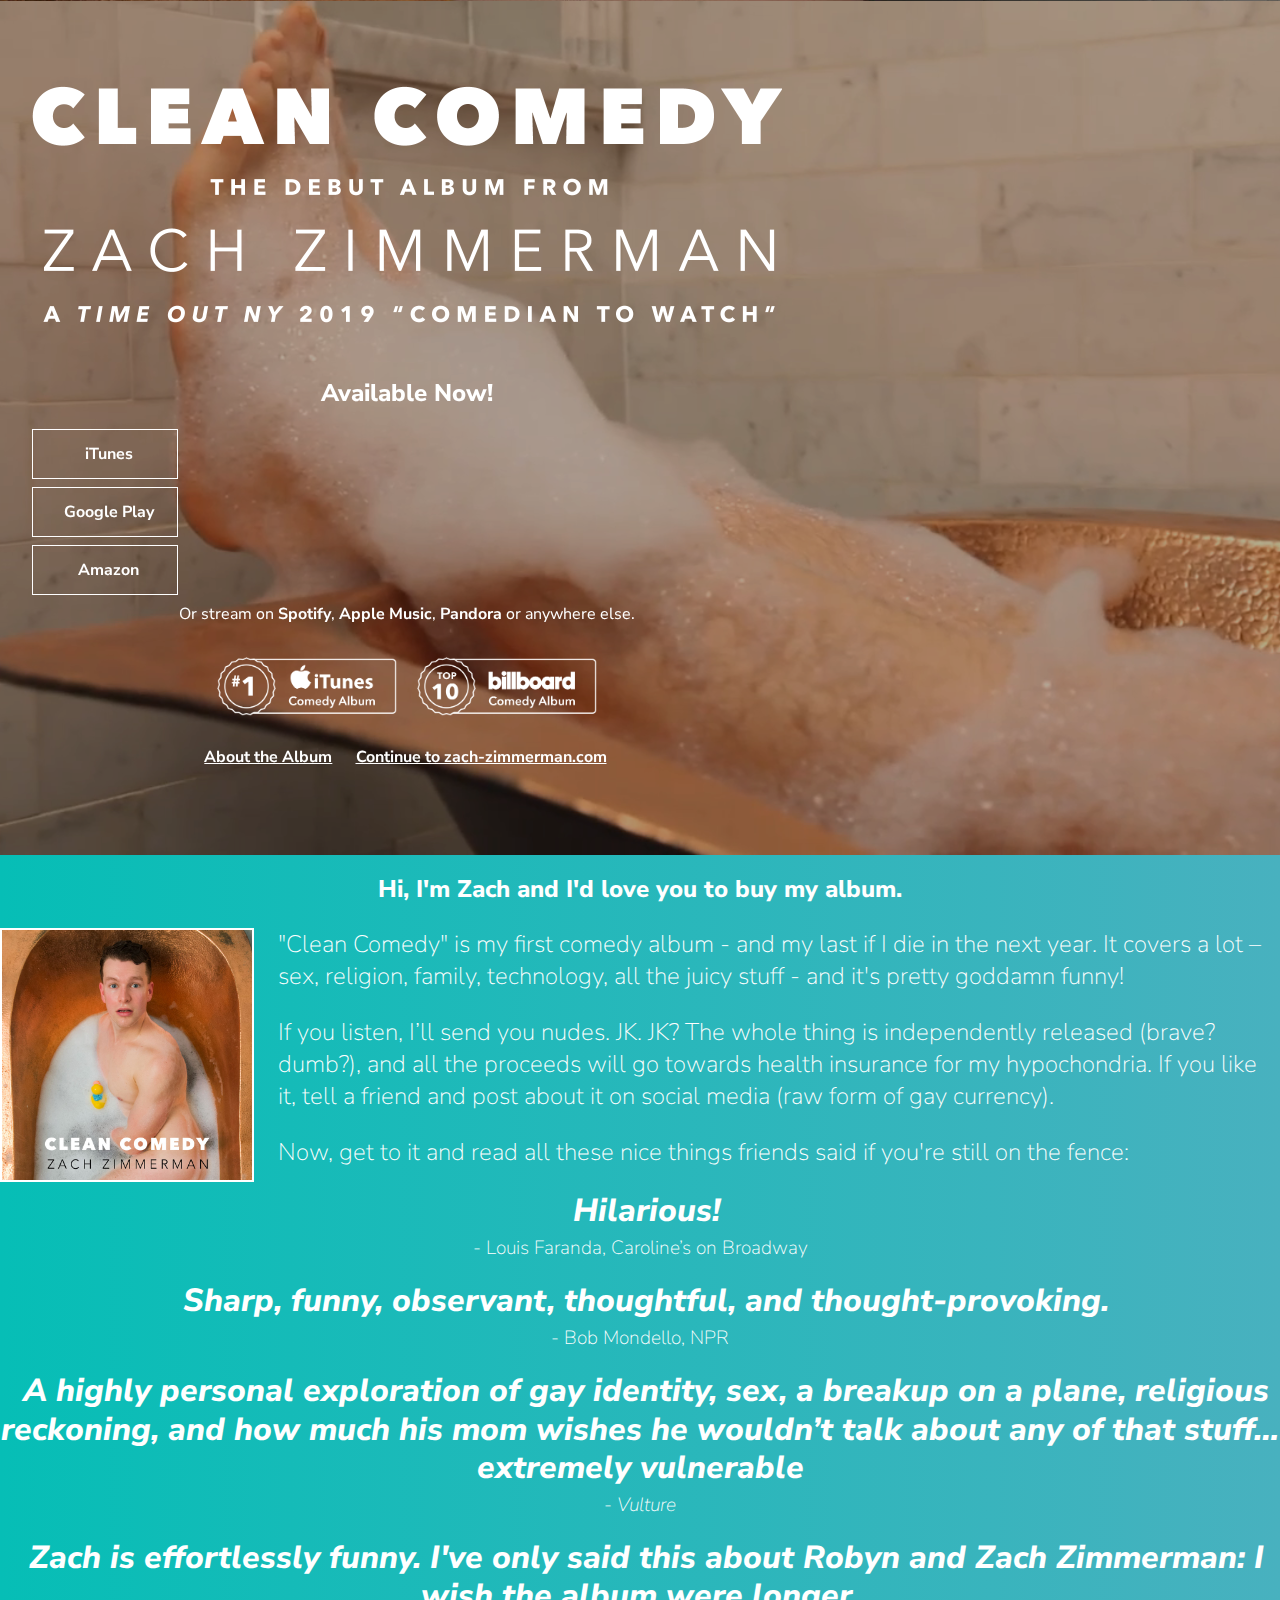
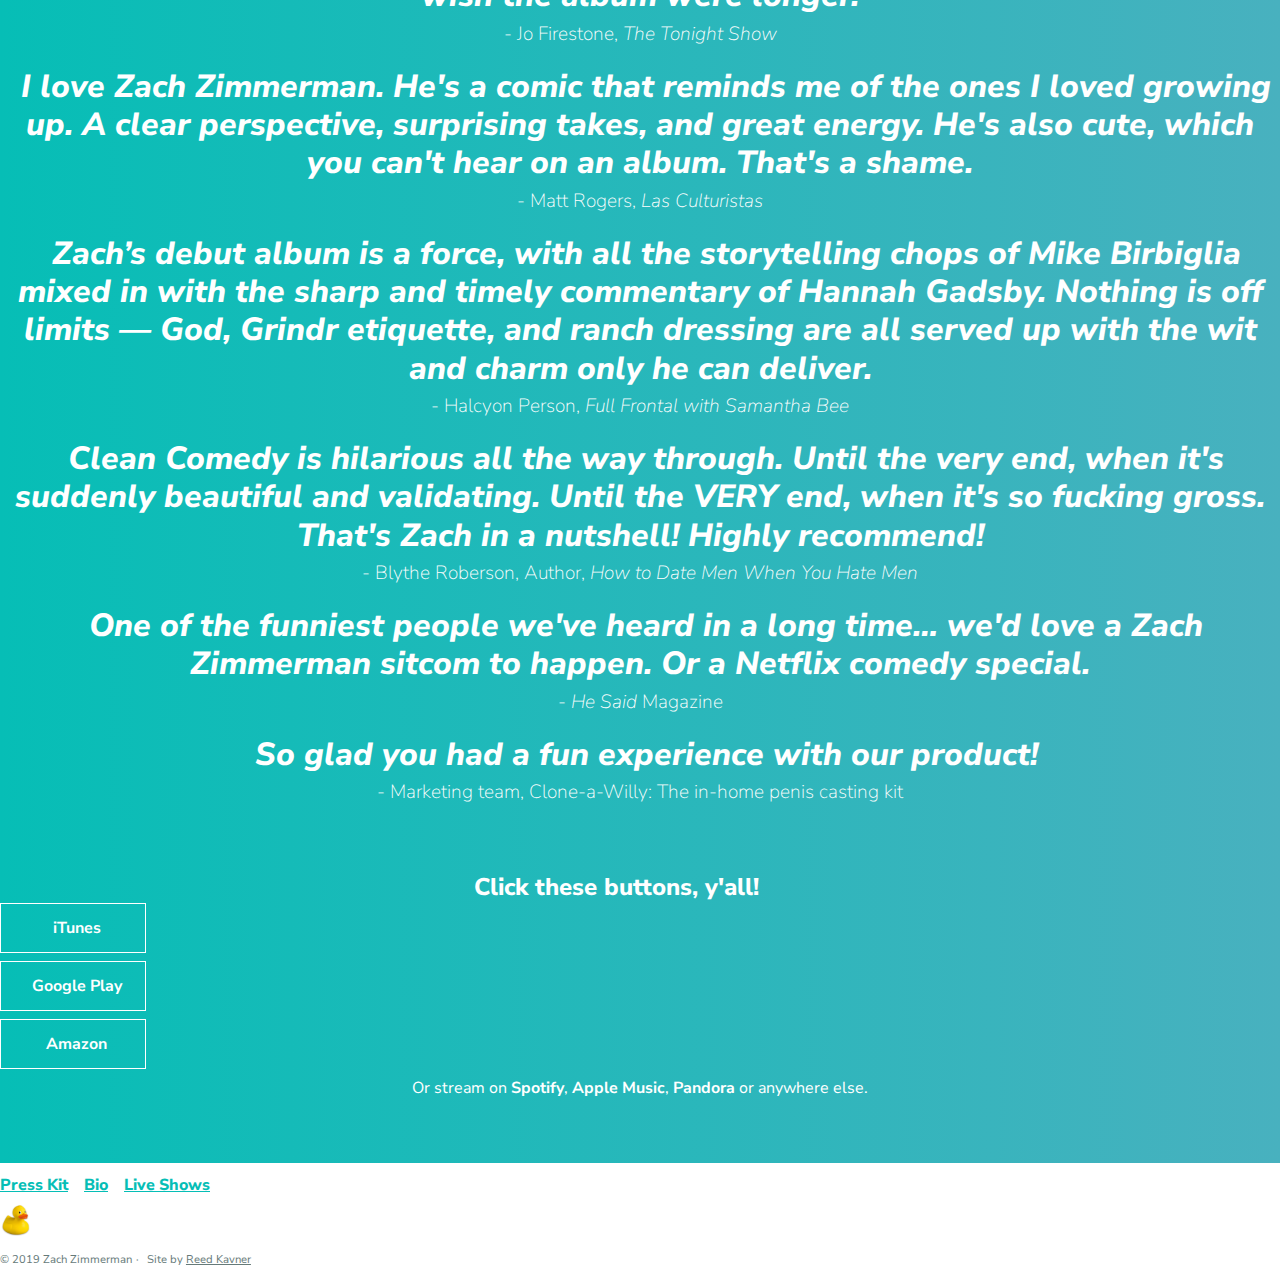
<file: index.html>
<!doctype html>
<html lang="en">
<!--
   _____ _                     _____                         _       
  / ____| |                   / ____|                       | |      
 | |    | | ___  __ _ _ __   | |     ___  _ __ ___   ___  __| |_   _ 
 | |    | |/ _ \/ _` | '_ \  | |    / _ \| '_ ` _ \ / _ \/ _` | | | |
 | |____| |  __/ (_| | | | | | |___| (_) | | | | | |  __/ (_| | |_| |
  \_____|_|\___|\__,_|_| |_|  \_____\___/|_| |_| |_|\___|\__,_|\__, |
                                                                __/ |
                                                               |___/ 

             This site and album marketing by @reedkavner
-->

<head>
    <!-- Global site tag (gtag.js) - Google Analytics -->
    <script async src="https://www.googletagmanager.com/gtag/js?id=UA-136080813-1"></script>
    <script>
        window.dataLayer = window.dataLayer || [];

        function gtag() { dataLayer.push(arguments); }
        gtag('js', new Date());

        // GA
        gtag('config', 'UA-136080813-1');
        
        //AdWords
        gtag('config', 'AW-725606699');
    </script>
    
    <!-- Event snippet for Visit Zach's Website remarketing page -->
    <script>
    gtag('event', 'conversion', {

        'send_to': 'AW-725606699/XrKUCJy9rKYBEKvC_9kC',

        'value': 1.0,

        'currency': 'USD',

        'aw_remarketing_only': true

    });
    </script>
    <!-- Required meta tags -->
    <meta charset="utf-8">
    <meta name="viewport" content="width=device-width, initial-scale=1, shrink-to-fit=no">
    <!-- Bootstrap CSS -->
    <link rel="stylesheet" href="https://stackpath.bootstrapcdn.com/bootstrap/4.1.0/css/bootstrap.min.css" integrity="sha384-9gVQ4dYFwwWSjIDZnLEWnxCjeSWFphJiwGPXr1jddIhOegiu1FwO5qRGvFXOdJZ4" crossorigin="anonymous">
    <link href="https://fonts.googleapis.com/css?family=Nunito+Sans:200,200i,400,400i,800,800i" rel="stylesheet">
    <link rel="stylesheet" href="https://use.fontawesome.com/releases/v5.7.2/css/all.css" integrity="sha384-fnmOCqbTlWIlj8LyTjo7mOUStjsKC4pOpQbqyi7RrhN7udi9RwhKkMHpvLbHG9Sr" crossorigin="anonymous">
    <link rel="stylesheet" href="/css/style.css">
    <!-- Favicon Trash-->
    <link rel="apple-touch-icon" sizes="180x180" href="/icons/apple-touch-icon.png">
    <link rel="icon" type="image/png" sizes="32x32" href="/icons/favicon-32x32.png">
    <link rel="icon" type="image/png" sizes="16x16" href="/icons/favicon-16x16.png">
    <link rel="manifest" href="/icons/site.webmanifest">
    <link rel="mask-icon" href="/icons/safari-pinned-tab.svg" color="#5bbad5">
    <meta name="msapplication-TileColor" content="#91d8ce">
    <meta name="theme-color" content="#91d8ce">
    <title>Clean Comedy 🧼 The debut album from Zach Zimmerman</title>
    <meta name="description" content="Zach's evangelical mom wants him to focus on clean comedy. But there is no God and he likes to fuck. 'Clean Comedy' is now available to download or stream everywhere.">
    <!-- FB OG garbage -->
    <meta property="og:title" content="Clean Comedy 🧼 The debut album from Zach Zimmerman">
    <meta property="og:description" content="Zach's evangelical mom wants him to focus on clean comedy. But there is no God and he likes to fuck. An iTunes #1 comedy album, 'Clean Comedy' is now available to download or stream everywhere.">
    <meta property="og:url" content="https://album.zach-zimmerman.com">
    <meta property="og:image" content="https://album.zach-zimmerman.com/img/social.png">
    <!-- twitter garbage -->
    <meta name="twitter:card" content="summary_large_image">
    <meta name="twitter:site" content="@zzdoublezz" />
    <meta name="twitter:creator" content="@zzdoublezz" />
    <meta property="og:title" content="Clean Comedy 🧼 The debut album from Zach Zimmerman" />
    <meta property="og:description" content="ZZach's evangelical mom wants him to focus on clean comedy. But there is no God and he likes to fuck. An iTunes #1 comedy album, 'Clean Comedy' is now available to download or stream everywhere." />
    <meta property="og:image" content="https://album.zach-zimmerman.com/img/social.png" />
</head>

<body>
    <aside class="zz-promo">
        <div class="container d-flex justify-content-center align-items-center">
        </div>
    </aside>
    <header id="hero" class="loading">
        <div class="overlay"></div>
        <video id="bg-vid" playsinline="playsinline" autoplay="autoplay" muted="muted" loop="loop" style="display:none;">
            <source src="/vid/bg-zach.mp4" poster="/img/poster.jpg" type="video/mp4" preload="auto">
        </video>
        <div class="container">
            <div class="row">
                <div class="col-12 mt-1">
                    <img class="cc-logo" src="/img/zz-cc-logo-white-debut-timeout.png" alt="Clean Comedy: The Debut Album from Zach Zimmerman">
                </div>
                <div class="col-12 top-cta">
                    <h2>Available Now!</h2>
                    <div class="row listen-buttons mt-3">
                        <a class="ga-track" data-ga-label="Listen iTunes" href="http://itunes.apple.com/album/id1454736173?ls=1&app=itunes">
                            <i class="fab fa-itunes"></i> <span>iTunes</span>
                        </a>
                        <a href="https://play.google.com/store/music/album/Zach_Zimmerman_Clean_Comedy?id=Bfdrtqba2vui66vsc5gzbfns6xu&hl=en" class="ga-track" data-ga-label="Listen Google Play">
                            <i class="fab fa-google-play"></i> <span>Google Play</span>
                        </a>
                        <a class="ga-track" href="https://www.amazon.com/Clean-Comedy-Explicit-Zach-Zimmerman/dp/B07P99JNXT" data-ga-label="Listen Amazon">
                            <i class="fab fa-amazon"></i> <span>Amazon</span>
                        </a>
                    </div>
                    <div class="or-stream mt-2">
                        Or stream on <a class="ga-track" href="https://open.spotify.com/album/7JSuyB8hfWxPFb13WxPrNv?si=sguCweWeQfauxXlwq2vnaQ" data-ga-label="Listen Spotify">Spotify</a>, <a class="ga-track" href="https://geo.itunes.apple.com/us/album/clean-comedy/1454736173?mt=1&app=music" data-ga-label="Listen Apple Music">Apple Music</a>, <a class="ga-track" href="https://www.pandora.com/artist/zach-zimmerman/clean-comedy-explicit/AL364mx93vPPPKV" data-ga-label="Listen Pandora">Pandora</a> or anywhere else.
                    </div>
                </div>
                <div class="col-12 award-badges">
                    <img src="/img/badge-itunes.png" title="#1 iTunes comedy album">
                    <img src="/img/badge-billboard.png" title="Top-10 Billboard comedy album">
                </div>
                <div class="col-12 about-links">
                    <a href="#about-album" id="about-btn">About the Album<i class="far fa-arrow-alt-circle-down"></i></a>
                    <a href="https://www.zach-zimmerman.com/welcome">Continue to zach-zimmerman.com<i class="far fa-arrow-alt-circle-right"></i></a>
                </div>
            </div>
        </div>
    </header>
    <div class="container" id="about-album">
        <div class="row mt-3 mt-md-5">
            <div class="col-12 zach-hello">
                <h2>Hi, I'm Zach and I'd love you to buy my album.</h2>
            </div>
        </div>
        <div class="row">
            <div class="col-12" id="about">
                <img id="album-cover" src="/img/clean-comedy-cover.jpg">
                <p>
                    "Clean Comedy" is my first comedy album - and my last if I die in the next year. It covers a lot – sex, religion, family, technology, all the juicy stuff - and it's pretty goddamn funny!</p>
                <p>If you listen, I’ll send you nudes. JK. JK? The whole thing is independently released (brave? dumb?), and all the proceeds will go towards health insurance for my hypochondria. If you like it, tell a friend and post about it on social media (raw form of gay currency).</p>
                <p>Now, get to it and read all these nice things friends said if you're still on the fence:</p>
            </div>
        </div>
        <div class="row">
            <div class="col-12 blurb">
                <p class="blurb-text"><i class="fas fa-quote-left"></i>Hilarious!</p>
                <p class="blurb-attribution">Louis Faranda, Caroline’s on Broadway</p>
            </div>
            <div class="col-12 blurb">
                </i>
                <p class="blurb-text"><i class="fas fa-quote-left"></i>Sharp, funny, observant, thoughtful, and thought-provoking.</p>
                <p class="blurb-attribution">Bob Mondello, NPR</p>
            </div>
            <div class="col-12 blurb">
                </i>
                <p class="blurb-text"><i class="fas fa-quote-left"></i>A highly personal exploration of gay identity, sex, a breakup on a plane, religious reckoning, and how much his mom wishes he wouldn’t talk about any of that stuff&hellip; extremely vulnerable</p>
                <p class="blurb-attribution"><em>Vulture</em></p>
            </div>
            <div class="col-12 blurb">
                </i>
                <p class="blurb-text"><i class="fas fa-quote-left"></i>Zach is effortlessly funny. I've only said this about Robyn and Zach Zimmerman: I wish the album were longer.</p>
                <p class="blurb-attribution">Jo Firestone, <em>The Tonight Show</em></p>
            </div>
            <div class="col-12 blurb">
                </i>
                <p class="blurb-text"><i class="fas fa-quote-left"></i>I love Zach Zimmerman. He's a comic that reminds me of the ones I loved growing up. A clear perspective, surprising takes, and great energy. He's also cute, which you can't hear on an album. That's a shame.</p>
                <p class="blurb-attribution">Matt Rogers, <em>Las Culturistas</em></p>
            </div>
            <div class="col-12 blurb">
                </i>
                <p class="blurb-text"><i class="fas fa-quote-left"></i>Zach’s debut album is a force, with all the storytelling chops of Mike Birbiglia mixed in with the sharp and timely commentary of Hannah Gadsby. Nothing is off limits — God, Grindr etiquette, and ranch dressing are all served up with the wit and charm only he can deliver.</p>
                <p class="blurb-attribution">Halcyon Person, <em>Full Frontal with Samantha Bee</em></p>
            </div>
            <div class="col-12 blurb">
                </i>
                <p class="blurb-text"><i class="fas fa-quote-left"></i><em>Clean Comedy</em> is hilarious all the way through. Until the very end, when it's suddenly beautiful and validating. Until the VERY end, when it's so fucking gross. That's Zach in a nutshell! Highly recommend!</p>
                <p class="blurb-attribution">Blythe Roberson, Author, <em>How to Date Men When You Hate Men</em></p>
            </div>
            <div class="col-12 blurb">
                </i>
                <p class="blurb-text"><i class="fas fa-quote-left"></i>One of the funniest people we've heard in a long time&hellip; we'd love a Zach Zimmerman sitcom to happen. Or a Netflix comedy special.</p>
                <p class="blurb-attribution"><em>He Said</em> Magazine</p>
            </div>
            <div class="col-12 blurb">
                </i>
                <p class="blurb-text"><i class="fas fa-quote-left"></i>So glad you had a fun experience with our product!</p>
                <p class="blurb-attribution">Marketing team, Clone-a-Willy: The in-home penis casting kit</p>
            </div>
        </div>
        <div class="row bottom-cta">
            <h2>Click these buttons, y'all!</h2>
            <div class="row listen-buttons mt-3 mb-1">
                <a class="ga-track" data-ga-label="Listen iTunes" href="http://itunes.apple.com/album/id1454736173?ls=1&app=itunes">
                    <i class="fab fa-itunes"></i> <span>iTunes</span>
                </a>
                <a href="https://play.google.com/store/music/album/Zach_Zimmerman_Clean_Comedy?id=Bfdrtqba2vui66vsc5gzbfns6xu&hl=en" class="ga-track" data-ga-label="Listen Google Play">
                    <i class="fab fa-google-play"></i> <span>Google Play</span>
                </a>
                <a class="ga-track" href="https://www.amazon.com/Clean-Comedy-Explicit-Zach-Zimmerman/dp/B07P99JNXT" data-ga-label="Listen Amazon">
                    <i class="fab fa-amazon"></i> <span>Amazon</span>
                </a>
            </div>
            <div class="or-stream mt-2">
                Or stream on <a class="ga-track" href="https://open.spotify.com/album/7JSuyB8hfWxPFb13WxPrNv?si=sguCweWeQfauxXlwq2vnaQ" data-ga-label="Listen Spotify">Spotify</a>, <a class="ga-track" href="https://geo.itunes.apple.com/us/album/clean-comedy/1454736173?mt=1&app=music" data-ga-label="Listen Apple Music">Apple Music</a>, <a class="ga-track" href="https://www.pandora.com/artist/zach-zimmerman/clean-comedy-explicit/AL364mx93vPPPKV" data-ga-label="Listen Pandora">Pandora</a> or anywhere else.
            </div>
        </div>
    </div> <!-- container -->
    <footer class="footer">
        <div class="container h-100">
            <div class="row h-100">
                <div class="col-12 col-md-5 footer-links info-links justify-content-center justify-content-md-start order-1 order-md-1">
                    <a href="https://drive.google.com/drive/folders/1JkxwVRQiwvElwOyvSJjc_eX8tOzkMCND">Press Kit</a>
                    <a href="https://www.zach-zimmerman.com/bio">Bio</a>
                    <a href="https://www.zach-zimmerman.com/clean-comedy">Live Shows</a>
                </div>
                <div class="col-12 col-md-2 h-100 footer-links social-links justify-content-center order-3 order-md-2">
                    <img src="/img/duck-192.png" class="footer-duck ga-track" data-ga-label="Quack">
                </div>
                <div class="col-12 col-md-5 h-100 footer-links social-links justify-content-center justify-content-md-end order-2 order-md-3">
                    <a href="https://twitter.com/zzdoublezz/"><i class="fab fa-twitter"></i></a>
                    <a href="https://www.instagram.com/zzdoublezz/"><i class="fab fa-instagram"></i></a>
                    <a href="https://medium.com/@zzdoublezz"><i class="fab fa-medium"></i></a>
                    <a href="mailto:ztzimmerman@gmail.com"><i class="far fa-envelope"></i></a>
                </div>
                <div class="d-flex col-12 order-12 credits justify-content-center justify-content-md-start">
                    <div class="copyright">&copy; 2019 Zach Zimmerman</div>
                    <div class="rik">Site by <a href="https://reed.me">Reed Kavner</a></div>
                </div>
            </div>
        </div>
    </footer>
    <script src="https://code.jquery.com/jquery-3.3.1.min.js" integrity="sha256-FgpCb/KJQlLNfOu91ta32o/NMZxltwRo8QtmkMRdAu8=" crossorigin="anonymous"></script>
    <script src="https://stackpath.bootstrapcdn.com/bootstrap/4.1.0/js/bootstrap.min.js" integrity="sha384-uefMccjFJAIv6A+rW+L4AHf99KvxDjWSu1z9VI8SKNVmz4sk7buKt/6v9KI65qnm" crossorigin="anonymous"></script>
    <audio id="quack" src="/vid/quack.mp3" style="display: none;"></audio>
    <script src="/js/main.js?v3"></script>
    
    <!-- Facebook Pixel Code -->
    <script>
    ! function(f, b, e, v, n, t, s)
    {
        if (f.fbq) return;
        n = f.fbq = function() {
            n.callMethod ?

                n.callMethod.apply(n, arguments) : n.queue.push(arguments)
        };

        if (!f._fbq) f._fbq = n;
        n.push = n;
        n.loaded = !0;
        n.version = '2.0';

        n.queue = [];
        t = b.createElement(e);
        t.async = !0;

        t.src = v;
        s = b.getElementsByTagName(e)[0];

        s.parentNode.insertBefore(t, s)
    }(window, document, 'script',

        'https://connect.facebook.net/en_US/fbevents.js');

    fbq('init', '2209116012745754');

    fbq('track', 'PageView');
    </script>
    <noscript><img height="1" width="1" style="display:none" src="https://www.facebook.com/tr?id=2209116012745754&ev=PageView&noscript=1" /></noscript>
    <!-- End Facebook Pixel Code -->
</body>

</html>
</file>
<file: css/style.css>
html {
    position: relative;
    min-height: 100%;
    scroll-behavior: smooth;
}


body {
    margin: 0;
    font-family: 'Nunito Sans', sans-serif;
    background: #06beb6;
    /* fallback for old browsers */
    background: -webkit-linear-gradient(to right, #06beb6, #48b1bf);
    /* Chrome 10-25, Safari 5.1-6 */
    background: linear-gradient(to right, #06beb6, #48b1bf);
    /* W3C, IE 10+/ Edge, Firefox 16+, Chrome 26+, Opera 12+, Safari 7+ */
    color: white;
    font-size: 16px;
    text-rendering: optimizeLegibility;
}

.hidden {
    display: none;
}

.overflow-hidden {
    overflow: hidden;
}

a {
    color: white;
}

a:hover {
    text-decoration: underline;
}

a:hover,
a:active,
a:visited {
    color: white;
}

header {
    position: relative;
    width: 100vw;
    height: 95vh;
    min-height: 51vw;
    overflow: hidden;
    background-image: url('/img/bg-still-2.jpg');
    background-size: cover;
    background-repeat: no-repeat;
    display: flex;
    align-items: center;

}

header.loading {
    background: none;
}

header video {
    position: absolute;
    top: 50%;
    left: 50%;
    min-width: 100%;
    min-height: 100%;
    width: auto;
    height: auto;
    z-index: 0;
    -ms-transform: translateX(-50%) translateY(-50%);
    -moz-transform: translateX(-50%) translateY(-50%);
    -webkit-transform: translateX(-50%) translateY(-50%);
    transform: translateX(-50%) translateY(-50%);
}

header .container {
    position: relative;
    z-index: 2;
    display: flex;
    justify-content: center;
    align-items: center;
    text-align: center;
    padding: 2em 2em;
}

.zz-promo {
    display: none;
    width: 100%;
    font-size: 1.2em;
    position: relative;
    line-height: 1.2;
    padding: .6em 0em;
    border-bottom: 2px rgba(255,255,255,.8) solid;
    font-weight: bold;
}

.zz-promo a,
.zz-promo a:visited {
    display: inline-block;
    border: 1px white solid;
    color: white;
    text-decoration: none;
    padding: .4em;
    margin-left: 1em;
    font-size: 80%;
    text-align: center;
    font-weight: bold;
}

.zz-promo a:hover {
    color: #06beb6;
    background-color: white;
}

img.cc-logo {
    width: 80vw;
    max-width: 750px;
    margin-right: auto;
    margin-left: auto;
    display: block;
}


header .overlay {
    position: absolute;
    top: 0;
    left: 0;
    height: 100%;
    width: 100%;
    background-color: black;
    opacity: 0.3;
    z-index: 1;
}

.top-cta {
    margin-top: 3em;
}

.top-cta h2 {
    font-weight: 800;
}

.listen-buttons {
    justify-content: center;
}

.listen-buttons a {
    color: white !important;
    font-size: 1em;
    text-decoration: none;
    align-items: center;
    justify-content: center;
    display: flex;
    height: 3em;
    width: 9em;
    border: 1px white solid;
    line-height: 3em;
    margin-right: 1em;
    transition: all 100ms ease-out;
    margin-bottom: .5em;
    cursor: pointer;
}

.listen-buttons a:hover {
    background-color: white;
    color: black !important;
    cursor: pointer;
}

.listen-buttons a:hover .fa-itunes {
    color: #cb57d2 !important;
}

.listen-buttons a:hover .fa-google-play {
    color: #ff5722 !important;
}

.listen-buttons a:hover .fa-amazon {
    color: #FF9900 !important;
}

.listen-buttons a:hover .fa-spotify {
    color: #1DB954 !important;
}

.listen-buttons .fab {
    margin-right: .3em;
    font-size: 1.5em;
}

.listen-buttons a:last-child {
    margin-right: 0;
}

.listen-buttons span {
    font-weight: 700;
}

.or-stream {
    max-width: 600px;
    margin-right: auto;
    margin-left: auto;
}

.or-stream a {
    color: white !important;
    text-decoration: none;
    font-weight: bold;
}

.or-stream a:hover {
    text-decoration: underline;
}

.award-badges{
    margin-top: 2em;
}

.award-badges img{
    width: 48%;
    max-width: 180px;
}

.award-badges img:first-child{
    margin-right: 1em;
}


.about-links {
    margin-top: 1em;
}

.about-links a {
    font-size: 1em;
    display: inline-block;
    margin: .5em .5em;
    font-weight: bold;
    color: white !important;
    transition: all 80ms ease-out;
}

.about-links i {
    margin-left: .2em;
}


.zach-hello h2 {
    margin-bottom: .6em;
    line-height: 1.2;
    font-weight: 800;
    text-align: center;
}

#about {
    font-size: 1.5em;
    font-weight: 200;
    margin-bottom: 1em;
}


#album-cover {
    float: left;
    max-width: 250px;
    border: 2px white solid;
    margin-right: 1em;
}

.blurb {
    /*background-image: url('/img/open-quote.png'); */
    background-position: top left;
    background-repeat: no-repeat;
    background-size: 1.4em;
    margin-top: .5em;
    justify-content: center;
    text-align: center;
    font-size: 2em;
    line-height: 0;
}

.blurb .fa-quote-left {
    opacity: .5;
    font-size: .8em;
    position: absolute;
    margin-top: -.4em;
    margin-left: -.6em;
}

.blurb-text {
    font-weight: 800;
    font-style: italic;
    line-height: 1.2;
    padding-left: .4em;
    display: inline;
}

.blurb-attribution {
    font-weight: 200;
    font-size: .6em;
    display: block;
    text-align: center;
    margin-top: .2em;
    line-height: 1.5
}

.blurb-attribution:before {
    content: "- ";
}

.bottom-cta {
    text-align: center;
    margin: 4em 0;
    align-items: baseline;
    justify-content: center;
}

.bottom-cta h2 {
    margin: 0;
    font-weight: 800;
    display: inline-block;
    margin-right: 2em;
}


.footer {
    width: 100%;
    background-color: white;
    padding: .7em 0;
}

.footer-links {
    display: flex;
    align-items: center;
    color: #06beb6;
    margin-bottom: .5em;
}

.footer-links a,
a:hover,
a:active,
a:visited {
    color: #06beb6;
}

.info-links a {
    margin-right: 1em;
    font-weight: 800;
}

.social-links a {
    margin-left: 1em;
    font-size: 1.3em;
}

.footer-duck {
    height: 2em;
}

.credits {
    color: #667a79;
    font-size: .7em;
}

.credits a {
    color: #667a79;
    text-decoration: underline;
}

.credits div {
    display: inline;
}

.copyright {
    margin-right: .4em;
}

.copyright:after {
    content: "·";
    margin-left: .4em;
}



@media only screen and (max-device-width : 768px) {

    .zz-promo {
        padding: .4em 0em;
            border-bottom: 1px rgba(255,255,255,.8) solid;
            font-weight: normal;
    }

    header {
        height: auto;
        min-height: 90vh;
        background-image: url('/img/bg-still-2-vert.jpg');
    }


    header .container {
        padding: 1.5em 1em;
        height: 100%;
    }

    #bg-vid {
        display: none !important;

    }

    .cc-logo {
        width: 90vw !important;
    }

    .listen-buttons a {
        width: 100%;
        max-width: 20em;
        margin-right: 0;
        margin-bottom: 1em;
    }

    .award-badges img:first-child{
        margin-right: 1%;
    }

    .zach-hello {
        margin-top: .5em;
    }

    #about {
        margin-bottom: 0;
    }

    .blurb .fa-quote-left {

        margin-top: -.4em;
    }

    .blurb-text {
        font-size: .8em;

    }

    #album-cover {
        width: 100%;
        max-width: none;
        margin-bottom: 1em;
    }

    .bottom-cta {
        margin: 2em 0;
    }

    .bottom-cta h2 {
        margin-right: 0;
    }

    .listen-buttons a:hover .fa-itunes {
        color: #cb57d2 !important;
    }

    .footer {
        padding: 1em 0;
    }

    .footer-links a {
        margin: 0 .5em;
    }


    .credits {
        margin-top: .5em;
    }

}
</file>
